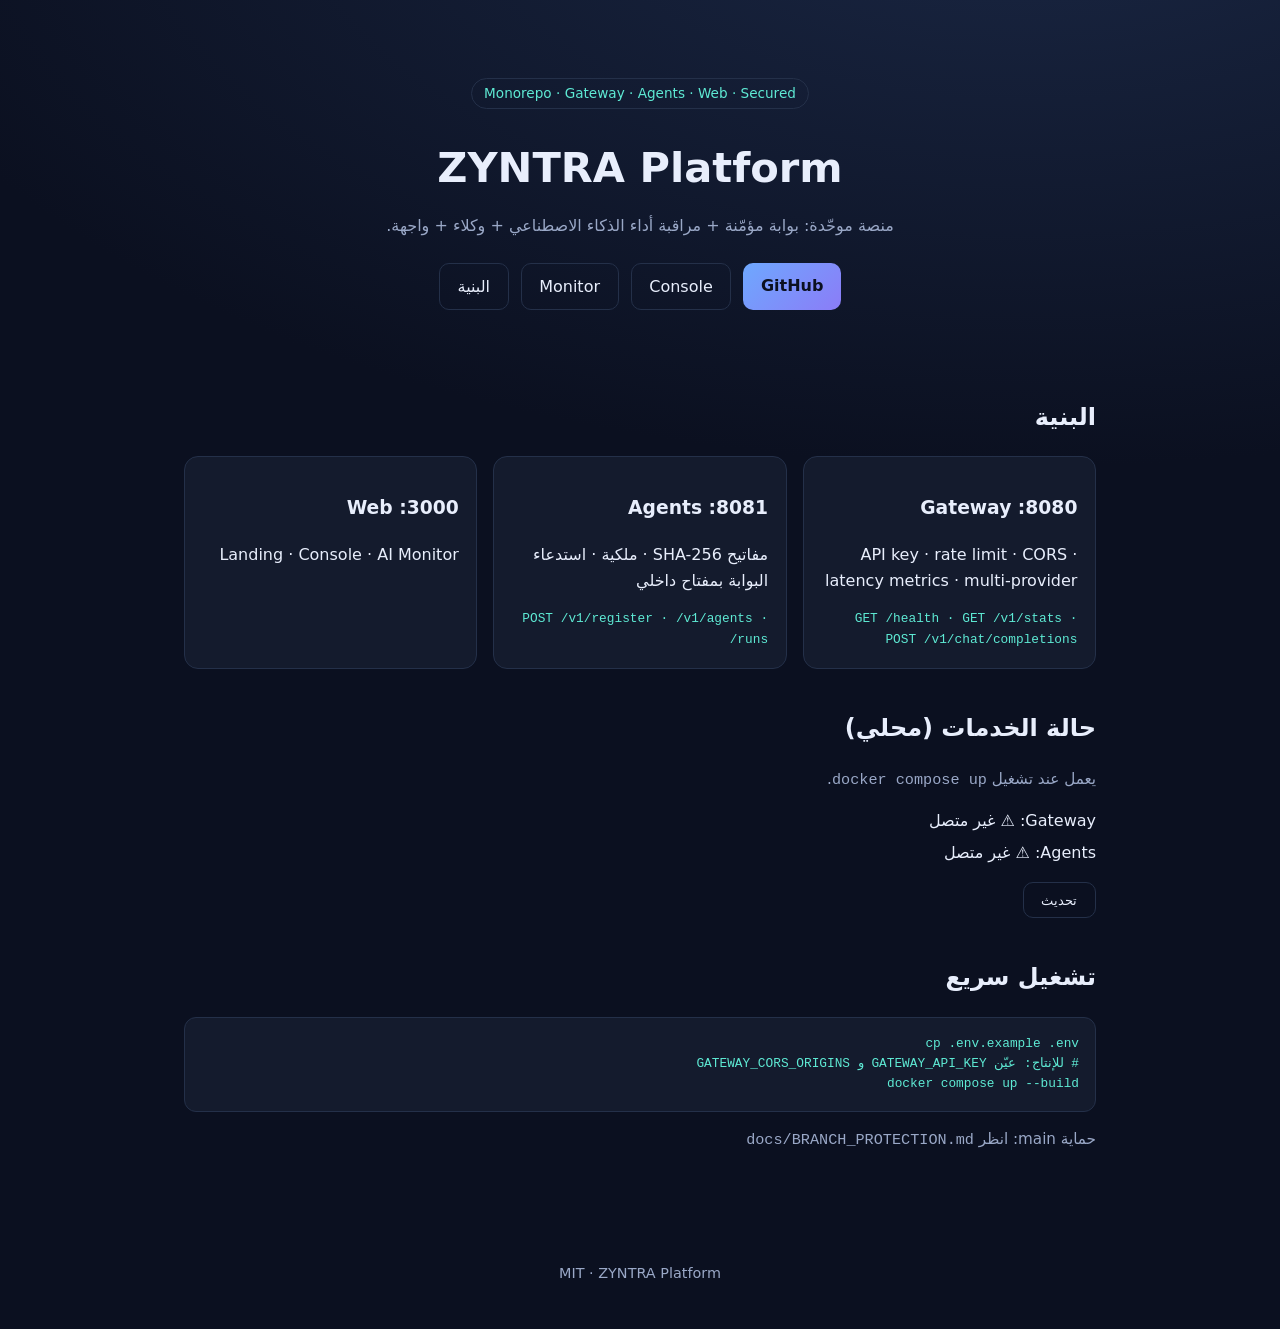
<file: apps/web/index.html>
<!DOCTYPE html>
<html lang="ar" dir="rtl">
<head>
  <meta charset="utf-8" />
  <meta name="viewport" content="width=device-width, initial-scale=1" />
  <title>ZYNTRA Platform</title>
  <link rel="stylesheet" href="styles.css" />
</head>
<body>
  <header class="hero">
    <p class="badge">Monorepo · Gateway · Agents · Web · Secured</p>
    <h1>ZYNTRA Platform</h1>
    <p class="lead">
      منصة موحّدة: بوابة مؤمّنة + مراقبة أداء الذكاء الاصطناعي + وكلاء + واجهة.
    </p>
    <div class="actions">
      <a class="btn primary" href="https://github.com/Johanne012/zyntra-platform">GitHub</a>
      <a class="btn" href="console.html">Console</a>
      <a class="btn" href="monitor.html">Monitor</a>
      <a class="btn" href="#architecture">البنية</a>
    </div>
  </header>

  <main>
    <section id="architecture">
      <h2>البنية</h2>
      <div class="grid">
        <article class="card">
          <h3>Gateway :8080</h3>
          <p>API key · rate limit · CORS · latency metrics · multi-provider</p>
          <code>GET /health · GET /v1/stats · POST /v1/chat/completions</code>
        </article>
        <article class="card">
          <h3>Agents :8081</h3>
          <p>مفاتيح SHA-256 · ملكية · استدعاء البوابة بمفتاح داخلي</p>
          <code>POST /v1/register · /v1/agents · /runs</code>
        </article>
        <article class="card">
          <h3>Web :3000</h3>
          <p>Landing · Console · AI Monitor</p>
        </article>
      </div>
    </section>

    <section id="status">
      <h2>حالة الخدمات (محلي)</h2>
      <p class="hint">يعمل عند تشغيل <code>docker compose up</code>.</p>
      <ul id="health-list" class="health">
        <li>Gateway: <span data-svc="gateway">…</span></li>
        <li>Agents: <span data-svc="agents">…</span></li>
      </ul>
      <button id="refresh" type="button" class="btn">تحديث</button>
    </section>

    <section id="quickstart">
      <h2>تشغيل سريع</h2>
      <pre><code>cp .env.example .env
# للإنتاج: عيّن GATEWAY_API_KEY و GATEWAY_CORS_ORIGINS
docker compose up --build</code></pre>
      <p class="hint">حماية main: انظر <code>docs/BRANCH_PROTECTION.md</code></p>
    </section>
  </main>

  <footer>
    <p>MIT · ZYNTRA Platform</p>
  </footer>
  <script src="app.js"></script>
</body>
</html>
</file>
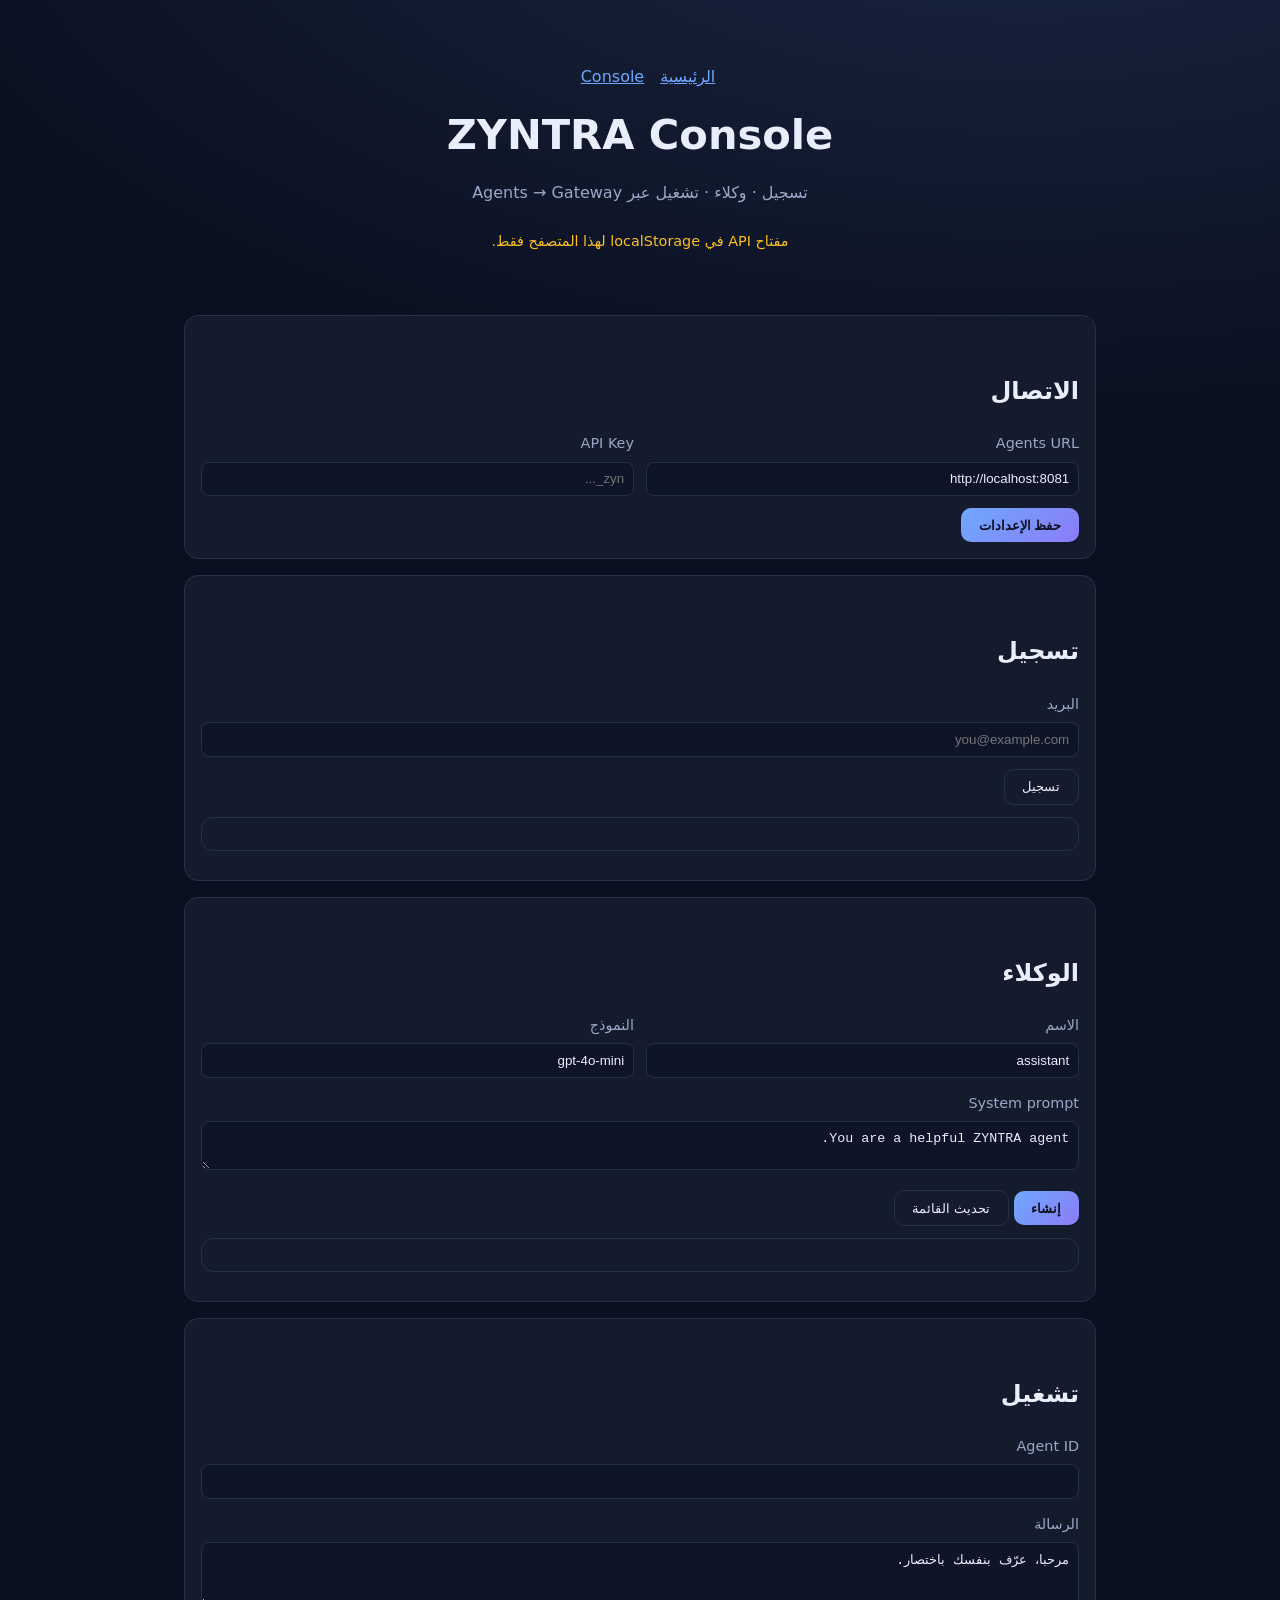
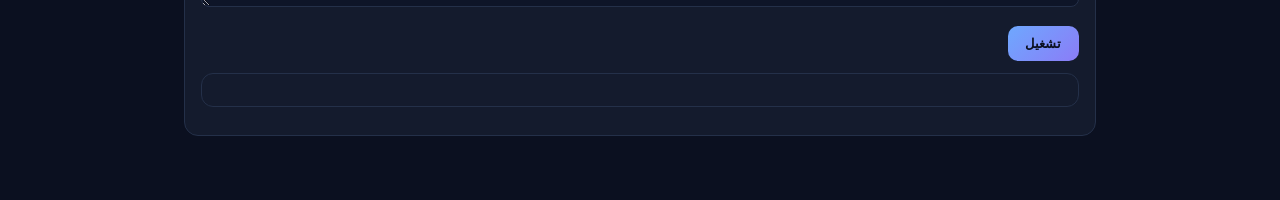
<file: apps/web/console.html>
<!DOCTYPE html>
<html lang="ar" dir="rtl">
<head>
  <meta charset="utf-8" />
  <meta name="viewport" content="width=device-width, initial-scale=1" />
  <title>ZYNTRA Console</title>
  <link rel="stylesheet" href="styles.css" />
  <style>
    .panel { background: var(--card); border: 1px solid var(--border); border-radius: 14px; padding: 1rem; margin: 1rem 0; }
    input, textarea { width: 100%; padding: 0.55rem; margin: 0.35rem 0 0.75rem; border-radius: 8px; border: 1px solid var(--border); background: #0e1528; color: var(--text); }
    label { font-size: 0.9rem; color: var(--muted); }
    .row { display: grid; gap: 0.75rem; grid-template-columns: repeat(auto-fit, minmax(200px, 1fr)); }
    pre.out { white-space: pre-wrap; word-break: break-word; max-height: 280px; overflow: auto; }
    .warn { color: #fbbf24; font-size: 0.9rem; }
    nav a { margin-left: 1rem; color: var(--accent); }
  </style>
</head>
<body>
  <header class="hero" style="padding-bottom:1rem">
    <nav><a href="index.html">الرئيسية</a><a href="console.html">Console</a></nav>
    <h1>ZYNTRA Console</h1>
    <p class="lead">تسجيل · وكلاء · تشغيل عبر Agents → Gateway</p>
    <p class="warn">مفتاح API في localStorage لهذا المتصفح فقط.</p>
  </header>
  <main>
    <section class="panel">
      <h2>الاتصال</h2>
      <div class="row">
        <div><label>Agents URL</label><input id="agentsUrl" value="http://localhost:8081" /></div>
        <div><label>API Key</label><input id="apiKey" type="password" placeholder="zyn_..." /></div>
      </div>
      <button class="btn primary" type="button" id="saveCfg">حفظ الإعدادات</button>
    </section>
    <section class="panel">
      <h2>تسجيل</h2>
      <label>البريد</label>
      <input id="email" type="email" placeholder="you@example.com" />
      <button class="btn" type="button" id="registerBtn">تسجيل</button>
      <pre class="out" id="regOut"></pre>
    </section>
    <section class="panel">
      <h2>الوكلاء</h2>
      <div class="row">
        <div><label>الاسم</label><input id="agentName" value="assistant" /></div>
        <div><label>النموذج</label><input id="agentModel" value="gpt-4o-mini" /></div>
      </div>
      <label>System prompt</label>
      <textarea id="agentPrompt" rows="2">You are a helpful ZYNTRA agent.</textarea>
      <button class="btn primary" type="button" id="createAgent">إنشاء</button>
      <button class="btn" type="button" id="listAgents">تحديث القائمة</button>
      <pre class="out" id="agentsOut"></pre>
    </section>
    <section class="panel">
      <h2>تشغيل</h2>
      <label>Agent ID</label>
      <input id="runAgentId" type="number" min="1" />
      <label>الرسالة</label>
      <textarea id="runInput" rows="3">مرحبا، عرّف بنفسك باختصار.</textarea>
      <button class="btn primary" type="button" id="runBtn">تشغيل</button>
      <pre class="out" id="runOut"></pre>
    </section>
  </main>
  <script src="console.js"></script>
</body>
</html>
</file>
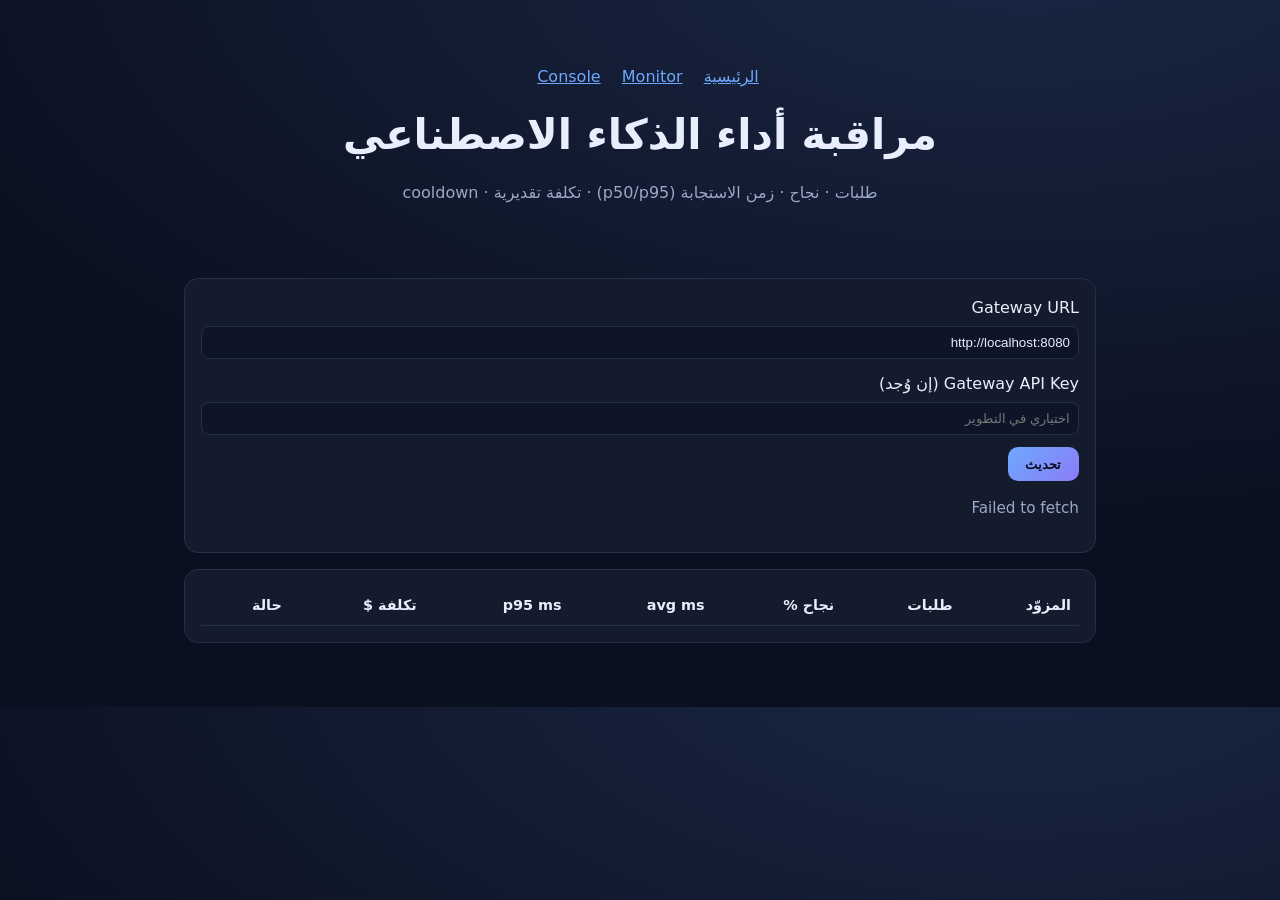
<file: apps/web/monitor.html>
<!DOCTYPE html>
<html lang="ar" dir="rtl">
<head>
  <meta charset="utf-8" />
  <meta name="viewport" content="width=device-width, initial-scale=1" />
  <title>ZYNTRA AI Monitor</title>
  <link rel="stylesheet" href="styles.css" />
  <style>
    .panel { background: var(--card); border: 1px solid var(--border); border-radius: 14px; padding: 1rem; margin: 1rem 0; }
    input { width: 100%; padding: 0.5rem; margin: 0.35rem 0 0.75rem; border-radius: 8px; border: 1px solid var(--border); background: #0e1528; color: var(--text); }
    table { width: 100%; border-collapse: collapse; font-size: 0.9rem; }
    th, td { border-bottom: 1px solid var(--border); padding: 0.5rem; text-align: right; }
    .ok { color: #5eead4; } .bad { color: #f87171; }
    nav a { margin-left: 1rem; color: var(--accent); }
  </style>
</head>
<body>
  <header class="hero" style="padding-bottom:1rem">
    <nav>
      <a href="index.html">الرئيسية</a>
      <a href="console.html">Console</a>
      <a href="monitor.html">Monitor</a>
    </nav>
    <h1>مراقبة أداء الذكاء الاصطناعي</h1>
    <p class="lead">طلبات · نجاح · زمن الاستجابة (p50/p95) · تكلفة تقديرية · cooldown</p>
  </header>
  <main>
    <section class="panel">
      <label>Gateway URL</label>
      <input id="gw" value="http://localhost:8080" />
      <label>Gateway API Key (إن وُجد)</label>
      <input id="key" type="password" placeholder="اختياري في التطوير" />
      <button class="btn primary" type="button" id="refresh">تحديث</button>
      <p id="meta" class="hint"></p>
    </section>
    <section class="panel">
      <table>
        <thead>
          <tr>
            <th>المزوّد</th>
            <th>طلبات</th>
            <th>نجاح %</th>
            <th>avg ms</th>
            <th>p95 ms</th>
            <th>تكلفة $</th>
            <th>حالة</th>
          </tr>
        </thead>
        <tbody id="tbody"></tbody>
      </table>
    </section>
  </main>
  <script src="monitor.js"></script>
</body>
</html>
</file>
<file: apps/web/styles.css>
:root {
  --bg: #0b1020;
  --card: #141b2d;
  --text: #e8eefc;
  --muted: #9aa8c7;
  --accent: #6ea8fe;
  --accent2: #5eead4;
  --border: #243049;
  font-family: "Segoe UI", system-ui, sans-serif;
}

* { box-sizing: border-box; }
body {
  margin: 0;
  background: radial-gradient(1200px 600px at 80% -10%, #1a2744, var(--bg));
  color: var(--text);
  line-height: 1.6;
}

.hero {
  padding: 4rem 1.5rem 2rem;
  max-width: 900px;
  margin: 0 auto;
  text-align: center;
}
.badge {
  display: inline-block;
  padding: 0.25rem 0.75rem;
  border: 1px solid var(--border);
  border-radius: 999px;
  color: var(--accent2);
  font-size: 0.85rem;
}
h1 { font-size: clamp(1.8rem, 4vw, 2.6rem); margin: 0.75rem 0; }
.lead { color: var(--muted); max-width: 40rem; margin: 0 auto 1.5rem; }
.actions { display: flex; gap: 0.75rem; justify-content: center; flex-wrap: wrap; }

.btn {
  display: inline-block;
  padding: 0.6rem 1.1rem;
  border-radius: 10px;
  border: 1px solid var(--border);
  color: var(--text);
  text-decoration: none;
  background: transparent;
  cursor: pointer;
}
.btn.primary { background: linear-gradient(135deg, var(--accent), #8b7cf7); border: none; color: #0b1020; font-weight: 600; }

main { max-width: 960px; margin: 0 auto; padding: 1rem 1.5rem 3rem; }
h2 { margin-top: 2.5rem; }
.grid { display: grid; gap: 1rem; grid-template-columns: repeat(auto-fit, minmax(220px, 1fr)); }
.card {
  background: var(--card);
  border: 1px solid var(--border);
  border-radius: 14px;
  padding: 1.1rem;
}
.card code, pre {
  display: block;
  margin-top: 0.75rem;
  font-size: 0.8rem;
  color: var(--accent2);
  overflow-x: auto;
}
pre {
  background: var(--card);
  border: 1px solid var(--border);
  border-radius: 12px;
  padding: 1rem;
}
.hint { color: var(--muted); font-size: 0.95rem; }
.health { list-style: none; padding: 0; }
.health li { margin: 0.4rem 0; }
footer { text-align: center; color: var(--muted); padding: 2rem; font-size: 0.9rem; }
</file>
